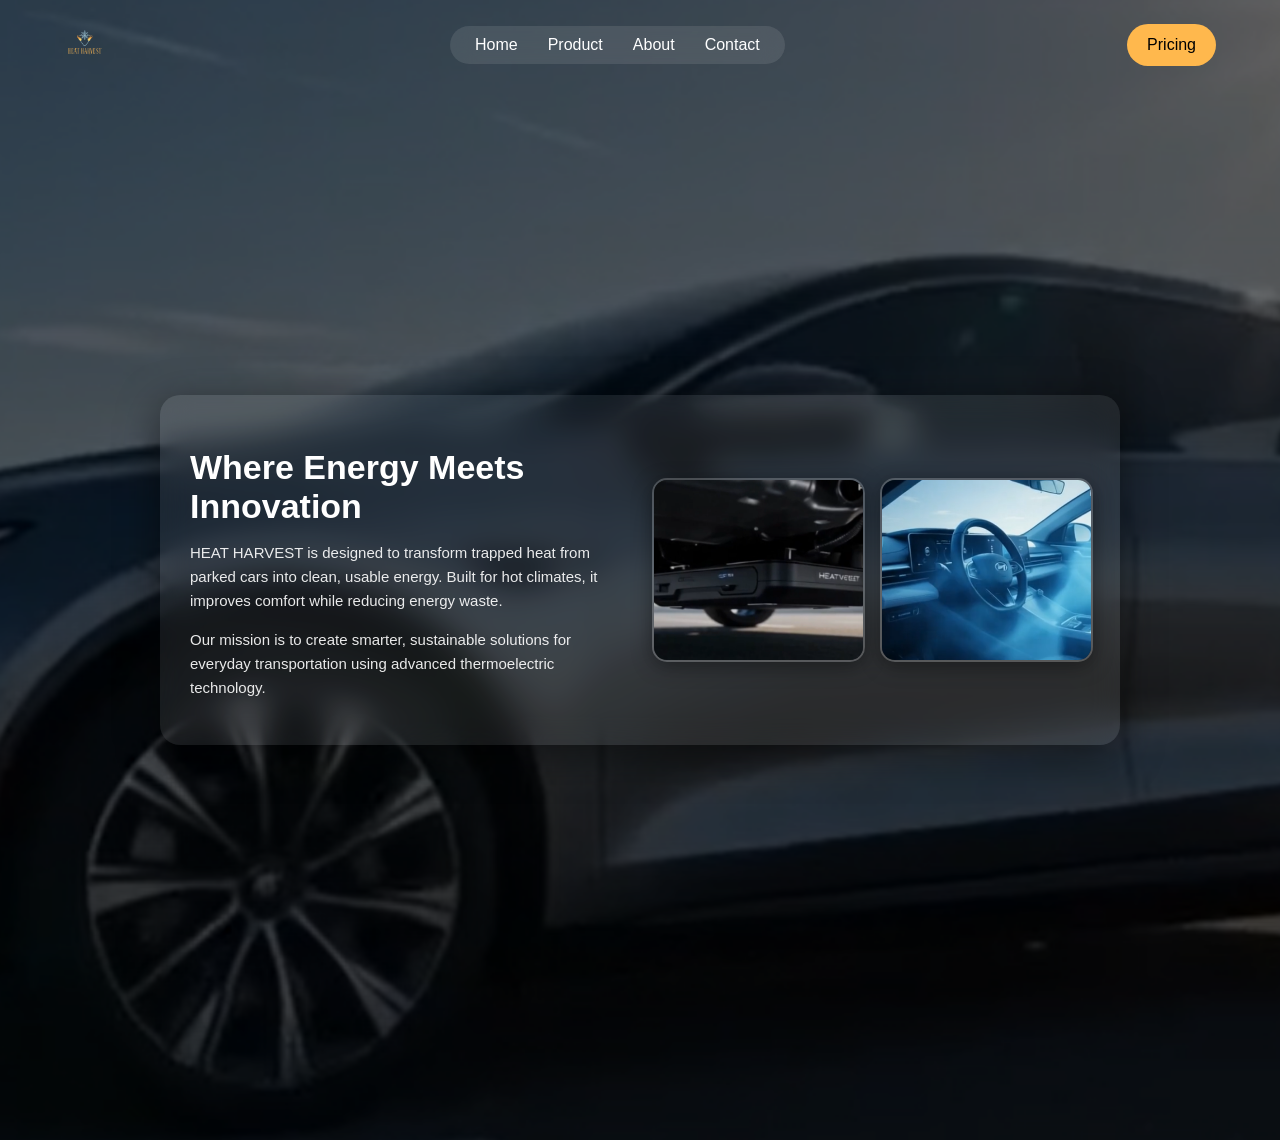
<file: about.html>
<!DOCTYPE html>
<html>
<head>
  <title>About</title>
  <link rel="stylesheet" href="about.css">
  <link rel="stylesheet" href="style.css">

</head>

<body>
<!-- NAVBAR -->
<nav>

  <!-- LEFT LOGO -->
  <div class="logo">
    <img src="logo.png" alt="Logo">
  </div>

  <!-- CENTER BLUR MENU -->
  <div class="nav-blur">
    <ul>
      <li><a href="index.html">Home</a></li>
      <li><a href="product.html">Product</a></li>
      <li><a href="about.html">About</a></li>
      <li><a href="contact.html">Contact</a></li>
    </ul>
  </div>

  <!-- RIGHT BUTTON -->
  <a href="pricing.html" class="btn pricing-btn">Pricing</a>

</nav>
<!-- BACKGROUND -->
<div class="about-bg">

  <!-- GLASS CARD -->
  <div class="about-card">

    <!-- LEFT TEXT -->
    <div class="about-text">
      <h1>Where Energy Meets Innovation</h1>

      <p>
        HEAT HARVEST is designed to transform trapped heat from parked cars
        into clean, usable energy. Built for hot climates, it improves comfort
        while reducing energy waste.
      </p>

      <p>
        Our mission is to create smarter, sustainable solutions for everyday
        transportation using advanced thermoelectric technology.
      </p>
    </div>

    <!-- RIGHT SMALL CAR IMAGES -->
    <div class="about-images">
      <img src="car1.png">
      <img src="car2.png">
    </div>

  </div>

</div>

</body>
</html>
</file>
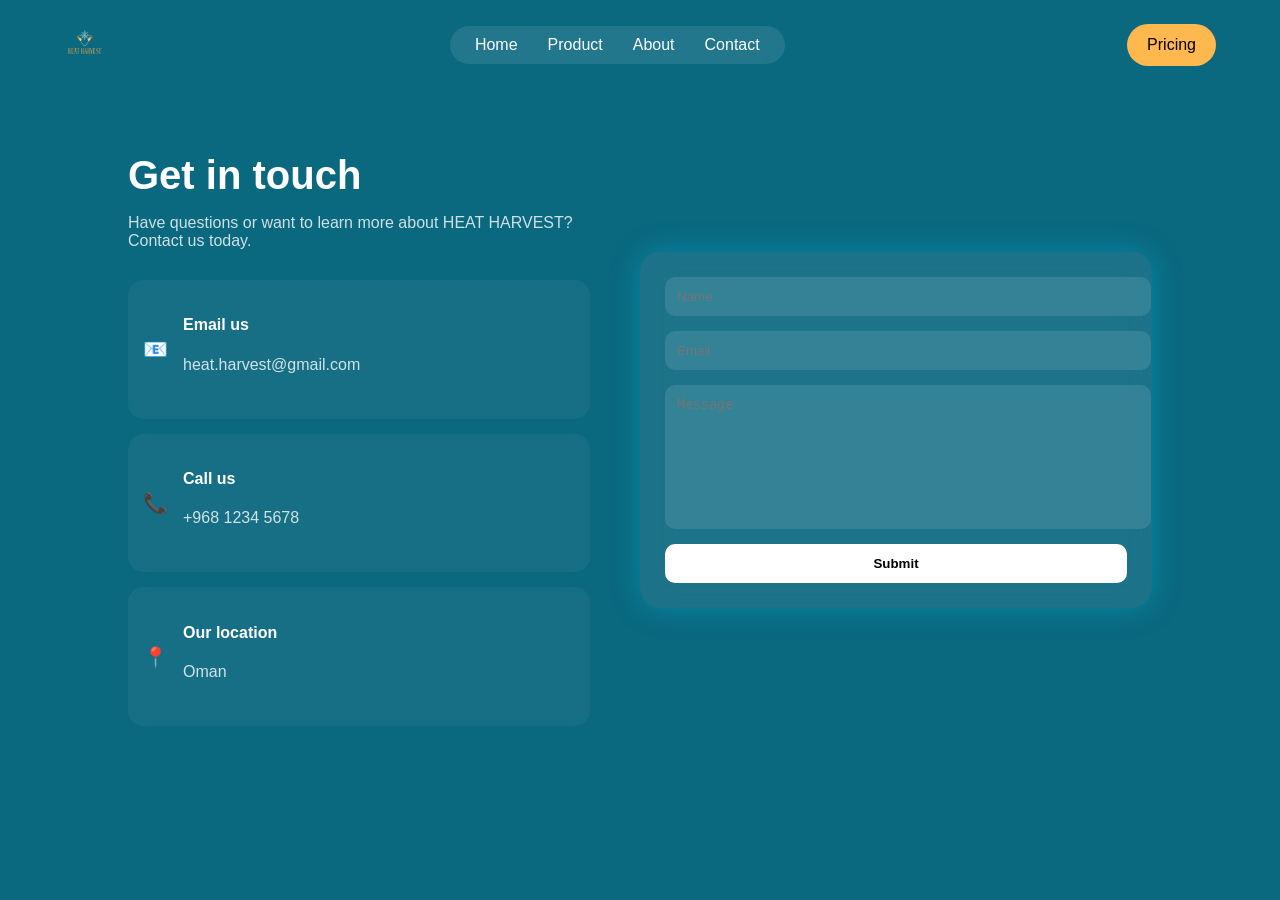
<file: contact.html>
<!DOCTYPE html>
<html>
<head>
  <title>Contact</title>
  <link rel="stylesheet" href="contact.css">
  <link rel="stylesheet" href="style.css">

</head>

<body>

<!-- NAVBAR -->
<nav>

  <div class="logo">
    <img src="logo.png">
  </div>

  <div class="nav-blur">
    <ul>
      <li><a href="index.html">Home</a></li>
      <li><a href="product.html">Product</a></li>
      <li><a href="about.html">About</a></li>
      <li><a href="contact.html">Contact</a></li>
    </ul>
  </div>

  <a href="pricing.html" class="btn pricing-btn">Pricing</a>

</nav>

<!-- CONTACT SECTION -->
<section class="contact-section">

  <!-- LEFT SIDE -->
  <div class="contact-left">
    <h1>Get in touch</h1>
    <p>
      Have questions or want to learn more about HEAT HARVEST?
      Contact us today.
    </p>

    <!-- CONTACT CARDS -->
    <div class="contact-card">
      <span>📧</span>
      <div>
        <h4>Email us</h4>
        <p>heat.harvest@gmail.com</p>
      </div>
    </div>

    <div class="contact-card">
      <span>📞</span>
      <div>
        <h4>Call us</h4>
        <p>+968 1234 5678</p>
      </div>
    </div>

    <div class="contact-card">
      <span>📍</span>
      <div>
        <h4>Our location</h4>
        <p>Oman</p>
      </div>
    </div>

  </div>

  <!-- RIGHT SIDE FORM -->
  <div class="contact-form">

    <input type="text" placeholder="Name">
    <input type="email" placeholder="Email">
    <textarea placeholder="Message"></textarea>

    <button>Submit</button>

  </div>

</section>

</body>
</html>
</file>
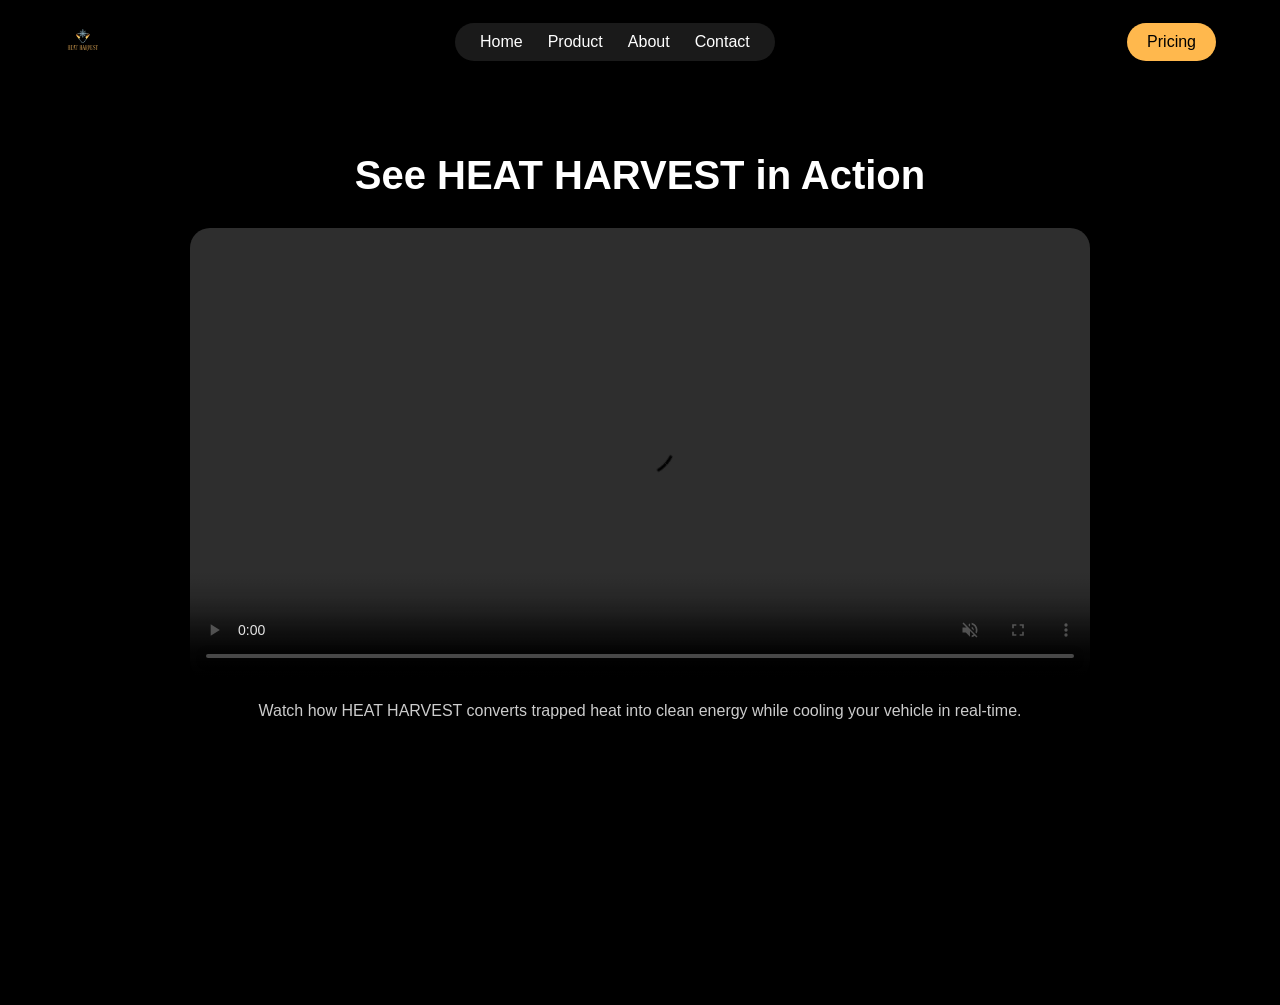
<file: demo.html>
<!DOCTYPE html>
<html>
<head>
  <title>Demo</title>
  <link rel="stylesheet" href="demo.css">
</head>

<body>

<!-- NAVBAR -->
<nav>

  <div class="logo">
    <img src="logo.png" alt="Logo">
  </div>

  <div class="nav-blur">
    <ul>
      <li><a href="index.html">Home</a></li>
      <li><a href="product.html">Product</a></li>
      <li><a href="about.html">About</a></li>
      <li><a href="contact.html">Contact</a></li>
    </ul>
  </div>

  <a href="pricing.html" class="btn pricing-btn">Pricing</a>

</nav>

<!-- MAIN VIDEO SECTION -->
<section class="demo-section">

  <h1>See HEAT HARVEST in Action</h1>

  <!-- MAIN VIDEO -->
  <div class="main-video">
    <video autoplay muted loop controls>
      <source src="Heat Harvest.mp4" type="video/mp4">
    </video>
  </div>

  <p class="demo-text">
    Watch how HEAT HARVEST converts trapped heat into clean energy
    while cooling your vehicle in real-time.
  </p>

  <!-- SMALL VIDEOS -->
  <div class="video-grid">

  <!-- <video autoplay muted loop>
      <source src="videos/demo.mp4" type="video/mp4">
    </video>-->

   <!-- <video autoplay muted loop>
      <source src="videos/demo2.mp4" type="video/mp4">
    </video> -->

    <video autoplay muted loop>
</file>
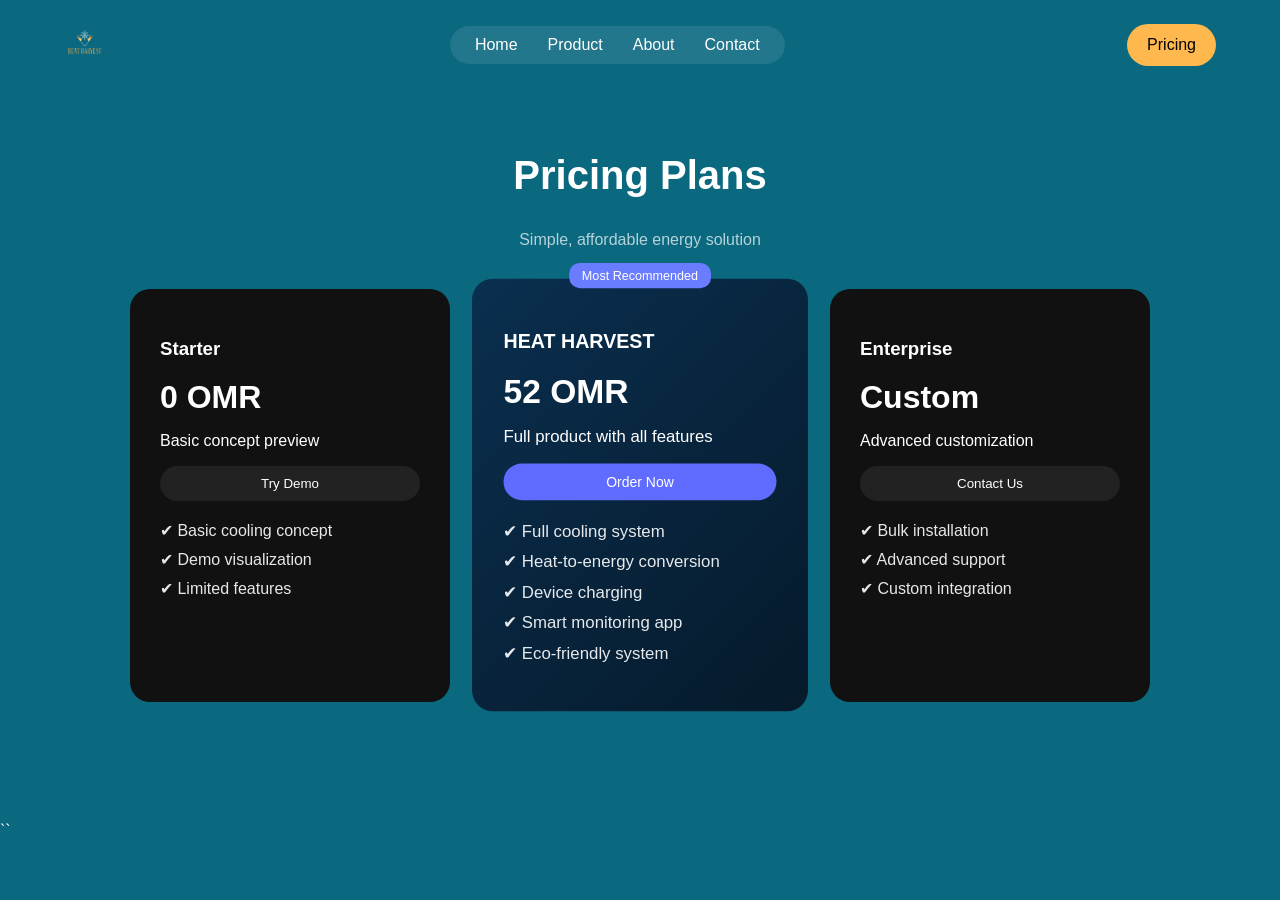
<file: pricing.html>
<!DOCTYPE html>
<html>
<head>
  <title>Pricing</title>
  <link rel="stylesheet" href="style.css">
</head>

<body>

<nav>

  <!-- LEFT LOGO -->
  <div class="logo">
    <img src="logo.png" alt="Logo">
  </div>

  <!-- CENTER BLUR MENU -->
  <div class="nav-blur">
    <ul>
      <li><a href="index.html">Home</a></li>
      <li><a href="product.html">Product</a></li>
      <li><a href="about.html">About</a></li>
      <li><a href="contact.html">Contact</a></li>
    </ul>
  </div>

  <!-- RIGHT BUTTON -->
  <a href="pricing.html" class="btn pricing-btn">Pricing</a>

</nav>


<div class="page">

  <section class="pricing-section">

    <h1>Pricing Plans</h1>
    <p class="subtitle">Simple, affordable energy solution</p>

    <div class="pricing-container">

      <!-- BASIC -->
      <div class="pricing-card">
        <h3>Starter</h3>
        <h2>0 OMR</h2>
        <p class="desc">Basic concept preview</p>

        <button class="btn-light">Try Demo</button>

        <ul>
          <li>✔ Basic cooling concept</li>
          <li>✔ Demo visualization</li>
          <li>✔ Limited features</li>
        </ul>
      </div>

      <!-- MAIN PRODUCT -->
      <div class="pricing-card featured">
        <div class="tag">Most Recommended</div>

        <h3>HEAT HARVEST</h3>
        <h2>52 OMR</h2>
        <p class="desc">Full product with all features</p>

        <button class="btn-main">Order Now</button>

        <ul>
          <li>✔ Full cooling system</li>
          <li>✔ Heat-to-energy conversion</li>
          <li>✔ Device charging</li>
          <li>✔ Smart monitoring app</li>
          <li>✔ Eco-friendly system</li>
        </ul>
      </div>

      <!-- PREMIUM -->
      <div class="pricing-card">
        <h3>Enterprise</h3>
        <h2>Custom</h2>
        <p class="desc">Advanced customization</p>

        <button class="btn-light">Contact Us</button>

        <ul>
          <li>✔ Bulk installation</li>
          <li>✔ Advanced support</li>
          <li>✔ Custom integration</li>
        </ul>
      </div>

    </div>

  </section>

</div>

<script src="script.js"></script>
</body>
</html>
``
</file>
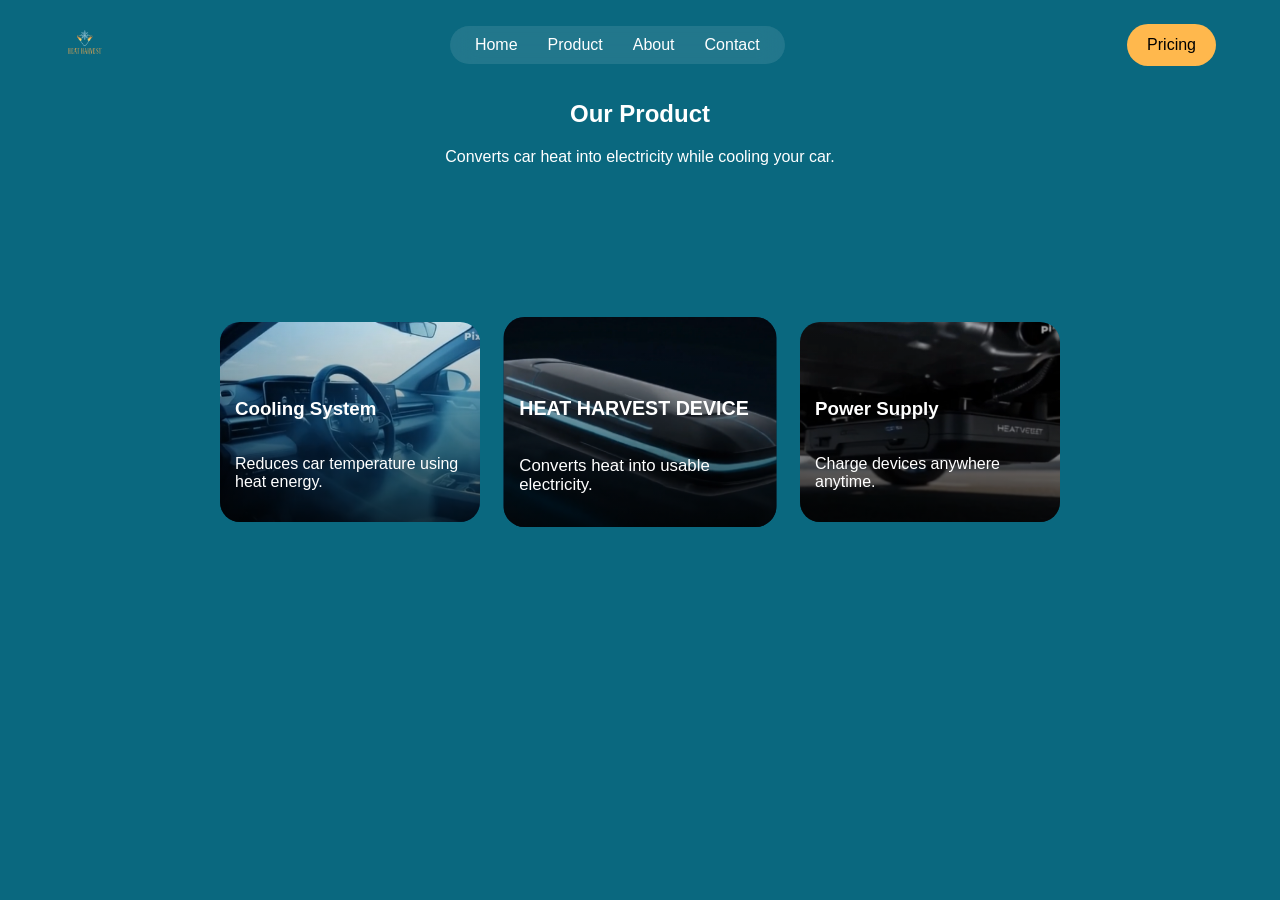
<file: product.html>
<!DOCTYPE html>
<html>
<head>
  <title>Product</title>
  <link rel="stylesheet" href="style.css">
</head>

<body>

<nav>

  <!-- LEFT LOGO -->
  <div class="logo">
    <img src="logo.png" alt="Logo">
  </div>

  <!-- CENTER BLUR MENU -->
  <div class="nav-blur">
    <ul>
      <li><a href="index.html">Home</a></li>
      <li><a href="product.html">Product</a></li>
      <li><a href="about.html">About</a></li>
      <li><a href="contact.html">Contact</a></li>
    </ul>
  </div>

  <!-- RIGHT BUTTON -->
  <a href="pricing.html" class="btn pricing-btn">Pricing</a>

</nav>
</nav>


<div class="page">

  <section class="section">
    <h1 class="animate-text">Our Product</h1>
    <p class="animate-text delay-1">
      Converts car heat into electricity while cooling your car.
    </p>
  </section>

  <!-- ✅ PRODUCT CARDS -->
  <section class="product-section">

    <div class="product-container">

      <!-- CARD 1 -->
      <div class="product-card animate-text">
        <img src="car2.png" alt="Car">

        <div class="product-overlay">
          <!--<div class="rating">★★★★★ (5/5)</div>-->
          <h3>Cooling System</h3>
          <p>Reduces car temperature using heat energy.</p>
        </div>

        <!--<div class="plus">+</div>-->
      </div>

      <!-- CENTER CARD -->
      <div class="product-card featured animate-text delay-1">
        <img src="car3.png" alt="Main Product">

        <div class="product-overlay">
         <!-- <div class="rating">★★★★★ (5/5)</div>-->
          <h3>HEAT HARVEST DEVICE</h3>
          <p>Converts heat into usable electricity.</p>
        </div>

        <!--<div class="label">Main Product</div>-->
        <!--<div class="plus">+</div>-->
      </div>

      <!-- CARD 3 -->
      <div class="product-card animate-text delay-2">
        <img src="car1.png" alt="Car">

        <div class="product-overlay">
<!--    <div class="rating">★★★★★ (5/5)</div>-->
          <h3>Power Supply</h3>
          <p>Charge devices anywhere anytime.</p>
        </div>

      <!--  <div class="plus">+</div>-->
      </div>

    </div>

  </section>

</div>


<script src="script.js"></script>
</body>
</html>
</file>
<file: about.css>
/* BODY */
body {
  margin: 0;
  font-family: Arial;
  background: #000;
  color: white;
}

/* BACKGROUND SECTION */
.about-bg {
  min-height: 100vh;
  padding: 120px 20px;

  background: url("heat.png") center/cover no-repeat;

  display: flex;
  align-items: center;
  justify-content: center;
  position: relative;
}

/* DARK OVERLAY */
.about-bg::before {
  content: "";
  position: absolute;
  inset: 0;
  background: rgba(0,0,0,0.6);
}

/* MAIN GLASS CARD */
.about-card {
  position: relative;
  z-index: 2;

  width: 80%;
  max-width: 900px;

  display: flex;
  align-items: center;
  justify-content: space-between;

  padding: 30px;
  border-radius: 20px;

  background: rgba(255,255,255,0.08);
  backdrop-filter: blur(15px);

  box-shadow: 0 10px 40px rgba(0,0,0,0.5);

  gap: 30px;
}

/* LEFT TEXT */
.about-text {
  flex: 1;
  max-width: 450px;
}

.about-text h1 {
  font-size: 34px;
  margin-bottom: 15px;
}

.about-text p {
  font-size: 15px;
  opacity: 0.9;
  line-height: 1.6;
  margin-bottom: 15px;
}

/* RIGHT IMAGES */
.about-images {
  flex: 1;

  display: flex;
  gap: 15px;
  justify-content: center;
}

/* IMAGE STYLE */
.about-images img {
  width: 48%;
  height: 180px;

  object-fit: cover;

  border-radius: 15px;
  border: 2px solid rgba(255,255,255,0.2);

  box-shadow: 0 5px 20px rgba(0,0,0,0.4);
}

/* RESPONSIVE (VERY IMPORTANT) */
@media (max-width: 768px) {
  .about-card {
    flex-direction: column;
    text-align: center;
  }

  .about-images img {
    width: 100%;
    height: 160px;
  }
}
</file>
<file: style.css>
body {
  margin: 0;
  font-family: Arial;
  background: linear-gradient(135deg, #0a687f, #0a687f);
  color: white;
}

/* NAVBAR (GLASS EFFECT) */
/* NAVBAR (FIXED & CENTERED PROPERLY) */
nav {
  position: fixed;
  top: 20px;
  left: 50%;
  transform: translateX(-50%);

  width: 90%;
  max-width: 1200px;

  display: flex;
  align-items: center;
  justify-content: space-between;

  z-index: 1000;
}

/* ✅ LOGO */
.logo img {
  height: 45px;
}

/* ✅ CENTER BLUR CONTAINER */
.nav-blur {
  background: rgba(255, 255, 255, 0.1);
  backdrop-filter: blur(12px);

  border-radius: 30px;
  padding: 10px 25px;

  display: flex;
  align-items: center;
}

/* ✅ NAV LINKS */
.nav-blur ul {
  display: flex;
  gap: 30px;
  list-style: none;

  margin: 0;
  padding: 0;
}

.nav-blur a {
  color: white;
  text-decoration: none;
  font-size: 16px;
}

/* ✅ PRICING BUTTON OUTSIDE */
.pricing-btn {
  background: #ffb84d;
  padding: 10px 20px;
  border-radius: 25px;
  color: black;
  text-decoration: none;
}
/* HERO (IMAGE + OVERLAY) */
.hero {
  height: 100vh;

  background: linear-gradient(rgba(0,0,0,0.6), rgba(0,0,0,0.7)),
              url("heat-harvest-car.png") center/cover no-repeat;

  display: flex;
  align-items: center;
  justify-content: center;
  text-align: center;

  color: white;
  position: relative;
}

/* HERO CONTENT */
.hero-content {
  max-width: 800px;
}

/* TITLE */
.hero h1 {
  font-size: 60px;
  margin-bottom: 20px;
}

/* PARAGRAPH */
.hero p {
  font-size: 18px;
  margin-bottom: 25px;
  opacity: 0.9;
}

/* BUTTONS */
.hero-buttons {
  display: flex;
  gap: 15px;
  justify-content: center;
}

.btn-outline {
  border: 2px solid white;
  padding: 10px 20px;
  border-radius: 25px;
  color: white;
  text-decoration: none;
}
/* SECTION */
.section {
  padding: 80px 20px;
  text-align: center;
}

/* BUTTON */
.btn {
  background: #ffb84d;
  color: black;
  padding: 12px 20px;
  border-radius: 25px;
  text-decoration: none;
  display: inline-block;
}

/* CARD SECTION */
.cards {
  display: flex;
  justify-content: center;
  gap: 20px;
  margin-top: 40px;
}
.card {
  background: linear-gradient(135deg, #ffb84d, #ffb84d);
  box-shadow: 0 0 15px rgba(0, 207, 255, 0.2);
  padding: 25px;
  border-radius: 15px;
  width: 220px;
  text-align: center;
  transition: transform 0.3s;
  margin-top: -5%;
  margin-bottom: 15%;

}

.card:hover {
  transform: translateY(-10px);
  box-shadow: 0 10px 25px rgba(0, 207, 255, 0.4);
}


/* PAGE TRANSITION */
.page {
  opacity: 1;
  transition: opacity 0.5s ease;
}

.fade-out {
  opacity: 0;
}

/* TEXT ANIMATION */
.animate-text {
  opacity: 0;
  transform: translateY(40px);
}

.show {
  opacity: 1;
  transform: translateY(0);
  transition: 1s;
}

.delay-1 { transition-delay: 0.3s; }
.delay-2 { transition-delay: 0.6s; }
/* BENEFITS CONTAINER */
.benefits-container {
  display: flex;
  justify-content: center;
  gap: 10px;
  margin-top: 100px;
  flex-wrap: wrap;
}

/* BENEFIT CARD */
.benefit-card {
  background: linear-gradient(135deg, #ffb84d, #ffb84d);
  padding: 30px;
  border-radius: 20px;
  width: 260px;
  text-align: center;
  transition: 0.3s;

  box-shadow: 0 0 15px rgba(0, 207, 255, 0.2);
}

.benefit-card:hover {
  transform: translateY(-10px);
  box-shadow: 0 10px 25px rgba(0, 207, 255, 0.4);
}

/* ICON STYLE */
.icon {
  font-size: 40px;
  margin-bottom: 15px;
}

/* TEXT */
.benefit-card h3 {
  margin: 10px 0;
}

.benefit-card p {
  font-size: 14px;
  opacity: 0.9;
}
/* SECTION */
.feature-section {
  display: flex;
  justify-content: center;
  padding: 50px 20px;
}

/* CARD */
.feature-card {
  display: flex;
  align-items: center;
  justify-content: space-between;

  background: linear-gradient(135deg, #ffb84d, #ffb84d);
  border-radius: 20px;
  padding: 40px;

  
  width: 85%;              /* ✅ smaller than before */
  max-width: 1000px;       /* ✅ prevents it from being too wide */
  margin: 0 auto; 


  position: relative;

  box-shadow: 0 10px 40px rgba(0,0,0,0.4);
  gap: 80px;
}
.feature-text {
  flex: 50; /* ✅ takes equal space */
  max-width: 480px;
}
.feature-image {
  flex: 1; /* ✅ equal space */
  position: relative;
  display: flex;
  justify-content: center; /* ✅ center car */
  align-items: center;
    margin-top: -10%;


}
.car-img {
  width: 480px;           /* ✅ bigger car */
  max-width: 100%;
  z-index: 2;             /* ✅ above circle */
  filter: drop-shadow(0 20px 40px rgba(0, 207, 255, 0.5));
}
.feature-image img {
  max-width: 100%;
  transform: translateY(10px);
  filter: drop-shadow(0 15px 30px rgba(0, 207, 255, 0.4));
}

.feature-section {
  margin-top: -60px;   /* keeps it overlapping hero nicely */
  margin-bottom: -60px; /* ✅ adds BIG clean space before benefits */
}
.circle {
  position:absolute;

  width: 310px;
  height: 310px;
  transform: translate(-50%, -50%);
  border-radius: 50%;
  top: 50%;
  left: 50%;
  background: linear-gradient(
    90deg,
    transparent,
    #00cfff,
    transparent
  );

  opacity: 0.1;
  z-index: 21;
  
  transform: translate(-50%, -50%);
  animation: spin 6s linear infinite;

}
@keyframes spin {
  0% {
    transform: translate(-50%, -50%) rotate(0deg);
  }

  100% {
    transform: translate(-50%, -50%) rotate(360deg);
  }
}
/* PRODUCT SECTION */
.product-section {
  display: flex;
  justify-content: center;
  padding: 60px 20px;
}

/* CONTAINER */
.product-container {
  display: flex;
  gap: 30px;
  align-items: center;
  justify-content: center;
}

/* CARD */
.product-card {
  position: relative;
  width: 260px;
  height: 200px;

  border-radius: 20px;
  overflow: hidden;

  transition: 0.3s;
}

/* IMAGE */
.product-card img {
  width: 100%;
  height: 100%;
  object-fit: cover;
}

/* OVERLAY */
.product-overlay {
  position: absolute;
  inset: 0;

  display: flex;
  flex-direction: column;
  justify-content: flex-end;

  padding: 15px;
  color: white;

  background: linear-gradient(to top, rgba(0,0,0,0.7), transparent);
}

/* RATING */
.rating {
  position: absolute;
  top: 10px;
  left: 10px;

  background: rgba(255,255,255,0.2);
  padding: 4px 10px;
  border-radius: 10px;
  font-size: 12px;
}

/* PLUS BUTTON */
.plus {
  position: absolute;
  top: 10px;
  right: 10px;

  background: white;
  color: black;

  width: 30px;
  height: 30px;

  border-radius: 50%;

  display: flex;
  align-items: center;
  justify-content: center;

  font-weight: bold;
}

/* FEATURED CENTER CARD */
.featured {
  transform: scale(1.1);
}

/* LABEL */
.label {
  position: absolute;
  bottom: -20px;
  left: 50%;
  transform: translateX(-50%);

  background: #7a8f4d;
  padding: 8px 18px;
  border-radius: 20px;
  font-size: 13px;
}

/* HOVER */
.product-card:hover {
  transform: translateY(-10px) scale(1.05);
}
/* SECTION */
.pricing-section {
  text-align: center;
  padding: 120px 20px;
}

/* TITLE */
.pricing-section h1 {
  font-size: 40px;
}

.subtitle {
  opacity: 0.7;
  margin-bottom: 40px;
}

/* CONTAINER */
.pricing-container {
  display: flex;
  justify-content: center;
  gap: 30px;
  flex-wrap: wrap;
}

/* CARD */
.pricing-card {
  background: #111;
  padding: 30px;
  border-radius: 20px;

  width: 260px;
  text-align: left;

  transition: 0.3s;
}

/* FEATURED CARD */
.featured {
  background: linear-gradient(135deg, #0a2f4f, #061a2b);
  transform: scale(1.05);
  position: relative;
}

/* TAG */
.tag {
  position: absolute;
  top: -15px;
  left: 50%;
  transform: translateX(-50%);

  background: #6a7cff;
  padding: 5px 12px;
  border-radius: 10px;
  font-size: 12px;
}

/* PRICE */
.pricing-card h2 {
  font-size: 32px;
  margin: 10px 0;
}

/* BUTTONS */
.btn-main {
  width: 100%;
  padding: 10px;
  border-radius: 20px;
  border: none;

  background: #5f6cff;
  color: white;
}

.btn-light {
  width: 100%;
  padding: 10px;
  border-radius: 20px;
  border: none;

  background: #222;
  color: white;
}

/* LIST */
.pricing-card ul {
  list-style: none;
  padding: 0;
  margin-top: 20px;
}

.pricing-card li {
  margin-bottom: 10px;
  opacity: 0.9;
}

/* HOVER */
.pricing-card:hover {
  transform: translateY(-10px);
}
</file>
<file: contact.css>
body {
  margin: 0;
  font-family: Arial;
  background: #1498b9;
  color: white;
}

/* NAVBAR (reuse your style if needed) */
nav {
  position: fixed;
  top: 20px;
  left: 50%;
  transform: translateX(-50%);
  width: 90%;
  max-width: 1200px;

  display: flex;
  justify-content: space-between;
  align-items: center;
}

/* CONTACT SECTION */
.contact-section {
  display: flex;
  justify-content: space-between;
  align-items: center;

  padding: 120px 10%;
  gap: 50px;
}

/* LEFT */
.contact-left {
  flex: 1;
}

.contact-left h1 {
  font-size: 40px;
  margin-bottom: 15px;
}

.contact-left p {
  opacity: 0.8;
  margin-bottom: 30px;
}

/* CONTACT CARDS */
.contact-card {
  display: flex;
  align-items: center;
  gap: 15px;

  background: rgba(255,255,255,0.05);
  padding: 15px;
  border-radius: 15px;

  margin-bottom: 15px;

  backdrop-filter: blur(10px);
}

.contact-card span {
  font-size: 20px;
}

/* RIGHT FORM */
.contact-form {
  flex: 1;

  display: flex;
  flex-direction: column;
  gap: 15px;

  background: rgba(255,255,255,0.08);
  padding: 25px;
  border-radius: 20px;

  backdrop-filter: blur(15px);
}

/* INPUTS */
.contact-form input,
.contact-form textarea {
  width: 100%;
  padding: 12px;

  border-radius: 10px;
  border: none;

  background: rgba(255,255,255,0.1);
  color: white;
}

.contact-form textarea {
  height: 120px;
  resize: none;
}

/* BUTTON */
.contact-form button {
  background: #fff;
  color: black;
  padding: 12px;

  border-radius: 10px;
  border: none;

  font-weight: bold;
  cursor: pointer;
}
.contact-form {
  box-shadow: 0 0 30px rgba(0, 207, 255, 0.3);
}
.contact-card:hover {
  transform: translateY(-5px);
  transition: 0.3s;
}
</file>
<file: demo.css>
body {
  margin: 0;
  font-family: Arial;
  background: #000;
  color: white;
}

/* NAVBAR */
nav {
  position: fixed;
  top: 20px;
  left: 50%;
  transform: translateX(-50%);
  width: 90%;
  max-width: 1200px;

  display: flex;
  justify-content: space-between;
  align-items: center;
}

.logo img {
  height: 40px;
}

.nav-blur {
  background: rgba(255,255,255,0.1);
  backdrop-filter: blur(12px);
  border-radius: 30px;
  padding: 10px 25px;
}

.nav-blur ul {
  display: flex;
  gap: 25px;
  list-style: none;
  margin: 0;
  padding: 0;
}

.nav-blur a {
  color: white;
  text-decoration: none;
}

/* BUTTON */
.btn {
  background: #ffb84d;
  padding: 10px 20px;
  border-radius: 25px;
  color: black;
  text-decoration: none;
}

/* DEMO SECTION */
.demo-section {
  padding: 120px 20px;
  text-align: center;
}

/* TITLE */
.demo-section h1 {
  font-size: 40px;
  margin-bottom: 30px;
}

/* MAIN VIDEO */
.main-video {
  width: 80%;
  max-width: 900px;
  margin: auto;
  border-radius: 20px;
  overflow: hidden;

  box-shadow: 0 10px 40px rgba(0,0,0,0.5);
}

.main-video video {
  width: 100%;
  height: auto;
}

/* TEXT */
.demo-text {
  margin: 20px 0;
  opacity: 0.8;
}

/* SMALL VIDEO GRID */
.video-grid {
  display: flex;
  justify-content: center;
  gap: 20px;
  margin-top: 40px;
}

.video-grid video {
  width: 250px;
  border-radius: 15px;

  object-fit: cover;

  box-shadow: 0 5px 20px rgba(0,0,0,0.4);
}
.video-grid video:hover {
  transform: scale(1.05);
  transition: 0.3s;
}
.main-video video {
  filter: brightness(0.9);
}
</file>
